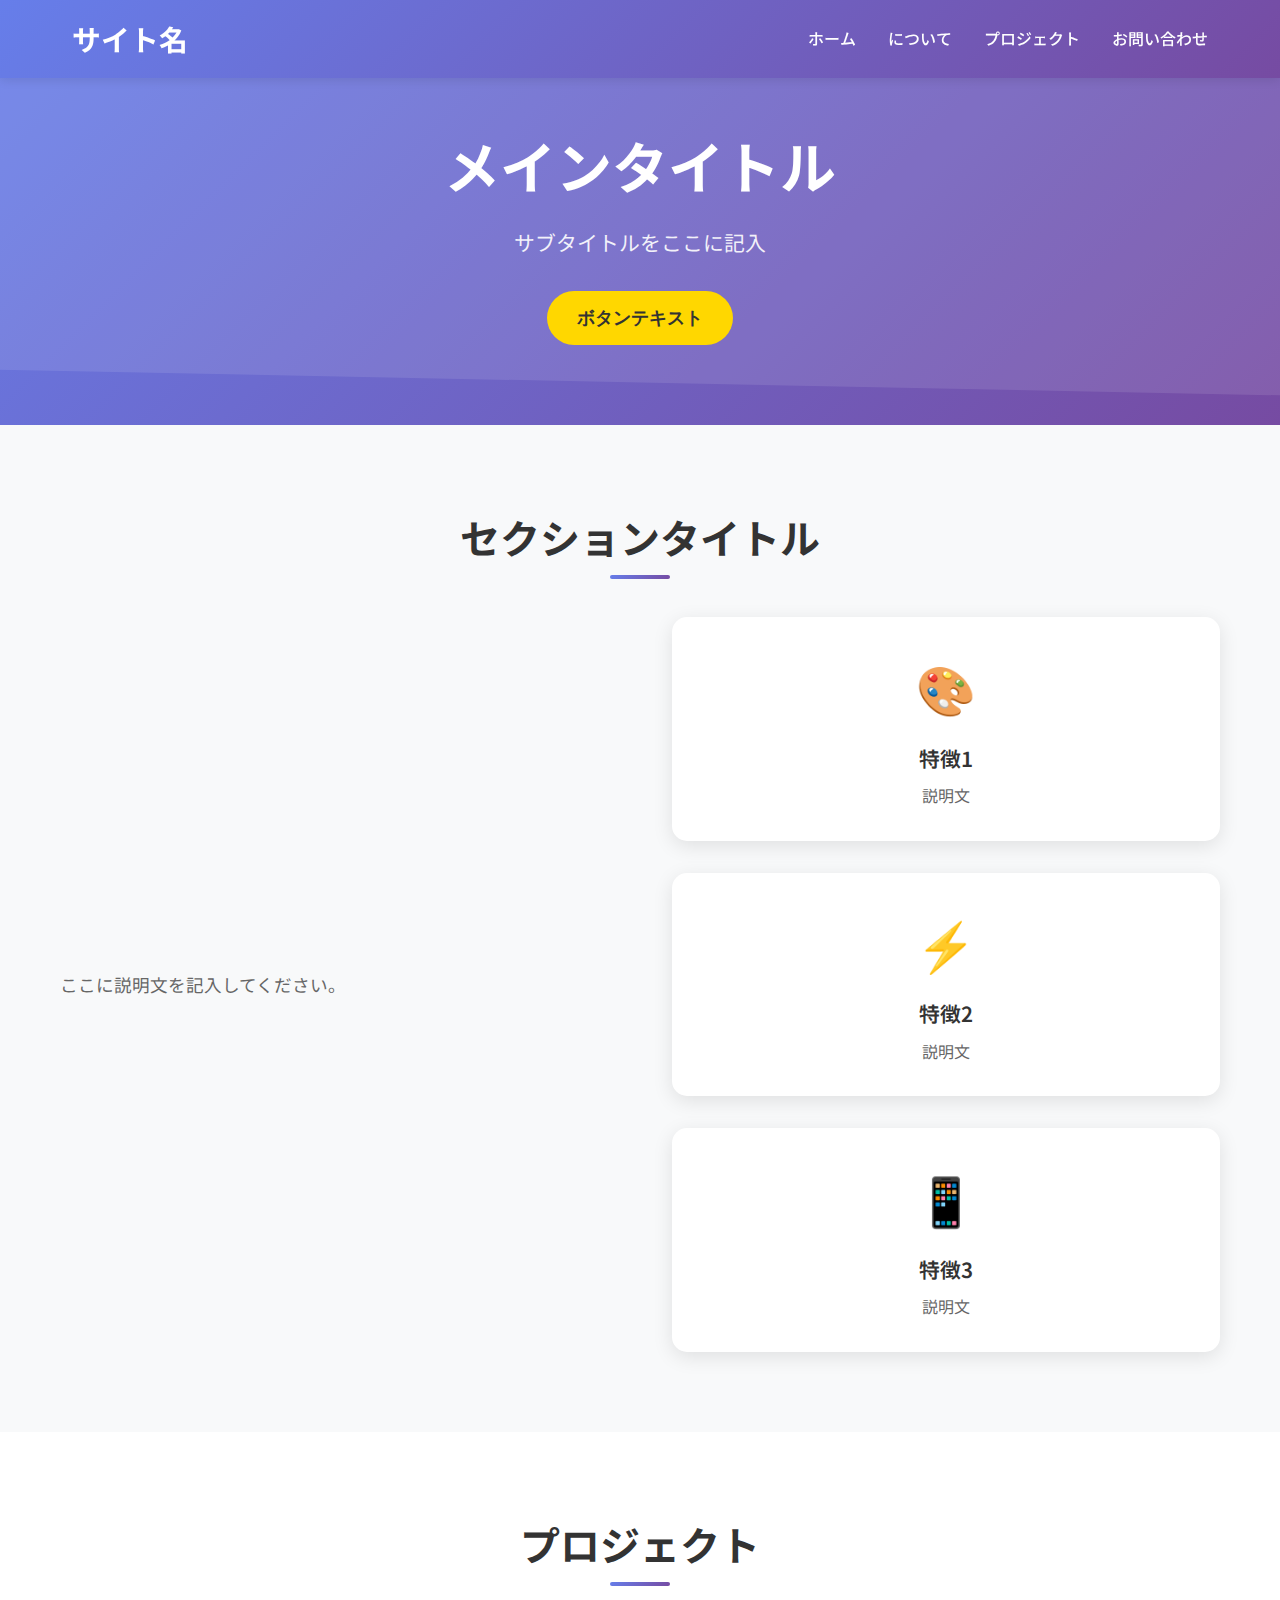
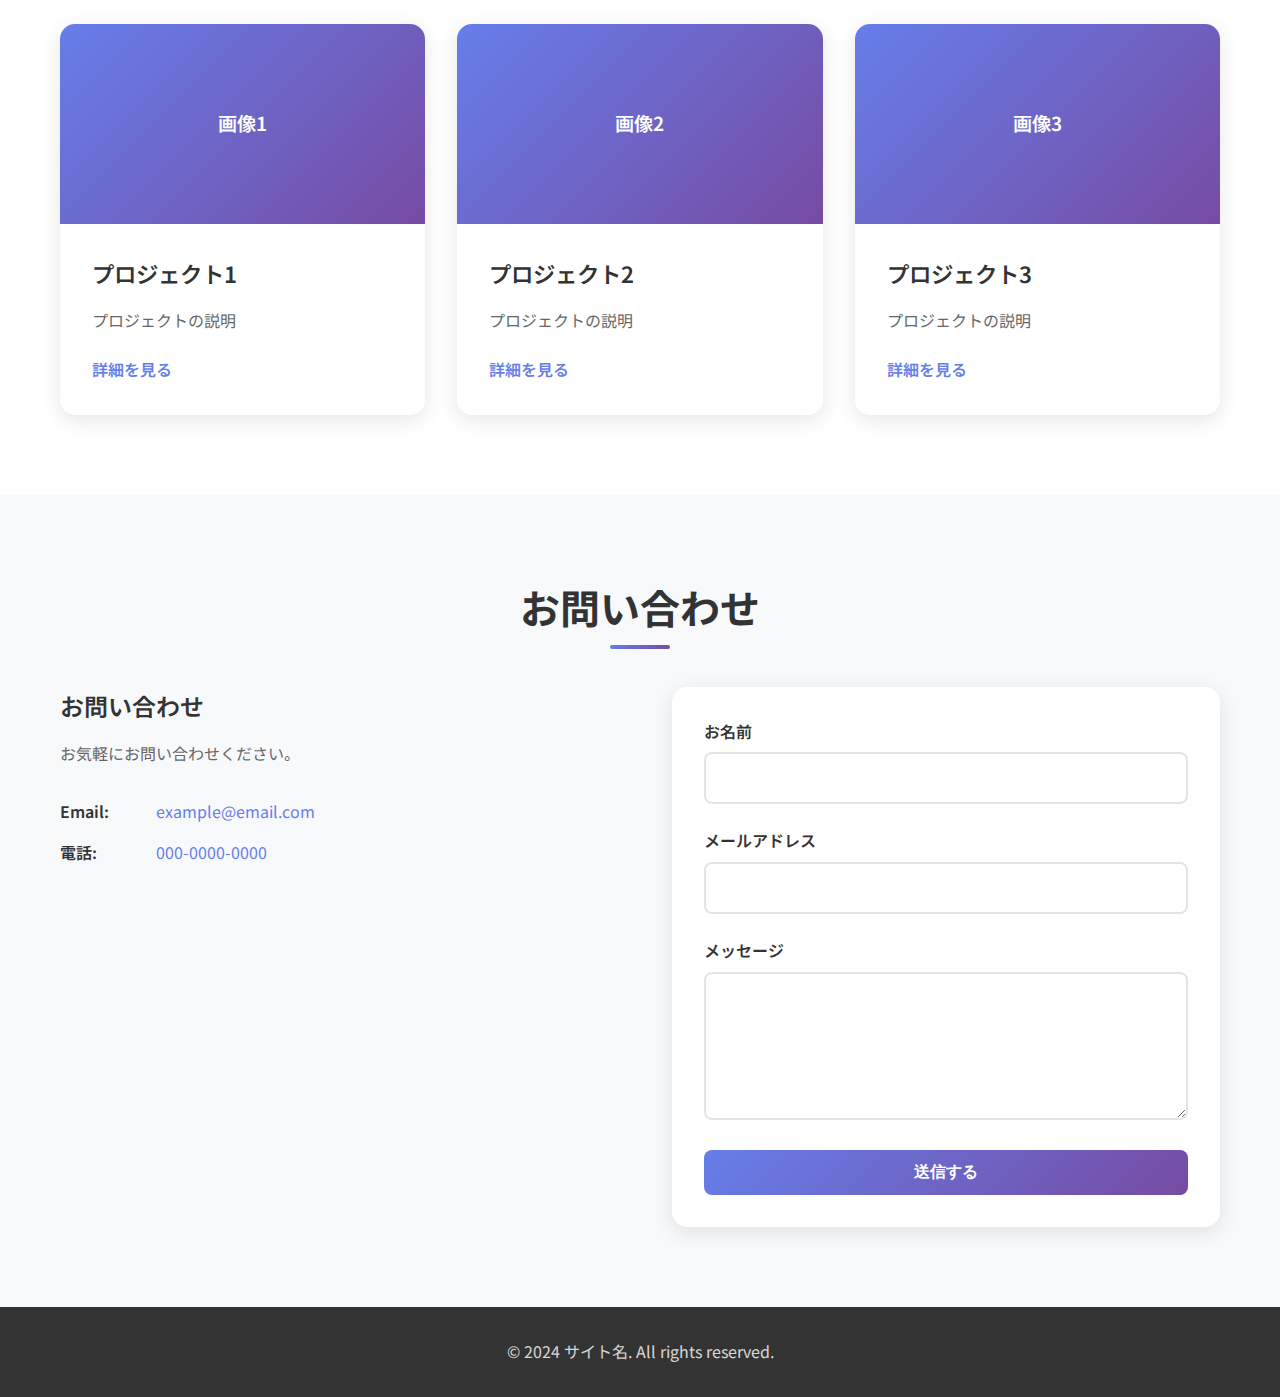
<file: index.html>
<!DOCTYPE html>
<html lang="ja">
<head>
    <meta charset="UTF-8">
    <meta name="viewport" content="width=device-width, initial-scale=1.0">
    <title>ウェブサイトテンプレート</title>
    <link rel="stylesheet" href="styles.css">
    <link href="https://fonts.googleapis.com/css2?family=Noto+Sans+JP:wght@300;400;500;700&display=swap" rel="stylesheet">
</head>
<body>
    <header class="header">
        <nav class="nav">
            <div class="nav-brand">
                <h1>サイト名</h1>
            </div>
            <ul class="nav-menu">
                <li><a href="#home">ホーム</a></li>
                <li><a href="#about">について</a></li>
                <li><a href="#projects">プロジェクト</a></li>
                <li><a href="#contact">お問い合わせ</a></li>
            </ul>
        </nav>
    </header>

    <main>
        <section id="home" class="hero">
            <div class="hero-content">
                <h2 class="hero-title">メインタイトル</h2>
                <p class="hero-subtitle">サブタイトルをここに記入</p>
                <button class="cta-button">ボタンテキスト</button>
            </div>
        </section>

        <section id="about" class="about">
            <div class="container">
                <h2 class="section-title">セクションタイトル</h2>
                <div class="about-content">
                    <div class="about-text">
                        <p>ここに説明文を記入してください。</p>
                    </div>
                    <div class="about-features">
                        <div class="feature">
                            <div class="feature-icon">🎨</div>
                            <h3>特徴1</h3>
                            <p>説明文</p>
                        </div>
                        <div class="feature">
                            <div class="feature-icon">⚡</div>
                            <h3>特徴2</h3>
                            <p>説明文</p>
                        </div>
                        <div class="feature">
                            <div class="feature-icon">📱</div>
                            <h3>特徴3</h3>
                            <p>説明文</p>
                        </div>
                    </div>
                </div>
            </div>
        </section>

        <section id="projects" class="projects">
            <div class="container">
                <h2 class="section-title">プロジェクト</h2>
                <div class="projects-grid">
                    <div class="project-card">
                        <div class="project-image">
                            <div class="placeholder-image">画像1</div>
                        </div>
                        <div class="project-content">
                            <h3>プロジェクト1</h3>
                            <p>プロジェクトの説明</p>
                            <a href="#" class="project-link">詳細を見る</a>
                        </div>
                    </div>
                    <div class="project-card">
                        <div class="project-image">
                            <div class="placeholder-image">画像2</div>
                        </div>
                        <div class="project-content">
                            <h3>プロジェクト2</h3>
                            <p>プロジェクトの説明</p>
                            <a href="#" class="project-link">詳細を見る</a>
                        </div>
                    </div>
                    <div class="project-card">
                        <div class="project-image">
                            <div class="placeholder-image">画像3</div>
                        </div>
                        <div class="project-content">
                            <h3>プロジェクト3</h3>
                            <p>プロジェクトの説明</p>
                            <a href="#" class="project-link">詳細を見る</a>
                        </div>
                    </div>
                </div>
            </div>
        </section>

        <section id="contact" class="contact">
            <div class="container">
                <h2 class="section-title">お問い合わせ</h2>
                <div class="contact-content">
                    <div class="contact-info">
                        <h3>お問い合わせ</h3>
                        <p>お気軽にお問い合わせください。</p>
                        <div class="contact-details">
                            <div class="contact-item">
                                <span class="contact-label">Email:</span>
                                <span class="contact-value">example@email.com</span>
                            </div>
                            <div class="contact-item">
                                <span class="contact-label">電話:</span>
                                <span class="contact-value">000-0000-0000</span>
                            </div>
                        </div>
                    </div>
                    <form class="contact-form">
                        <div class="form-group">
                            <label for="name">お名前</label>
                            <input type="text" id="name" name="name" required>
                        </div>
                        <div class="form-group">
                            <label for="email">メールアドレス</label>
                            <input type="email" id="email" name="email" required>
                        </div>
                        <div class="form-group">
                            <label for="message">メッセージ</label>
                            <textarea id="message" name="message" rows="5" required></textarea>
                        </div>
                        <button type="submit" class="submit-button">送信する</button>
                    </form>
                </div>
            </div>
        </section>
    </main>

    <footer class="footer">
        <div class="container">
            <p>&copy; 2024 サイト名. All rights reserved.</p>
        </div>
    </footer>

    <script>
        // スムーススクロール
        document.querySelectorAll('a[href^="#"]').forEach(anchor => {
            anchor.addEventListener('click', function (e) {
                e.preventDefault();
                const target = document.querySelector(this.getAttribute('href'));
                if (target) {
                    target.scrollIntoView({
                        behavior: 'smooth',
                        block: 'start'
                    });
                }
            });
        });

        // フォーム送信
        document.querySelector('.contact-form').addEventListener('submit', function(e) {
            e.preventDefault();
            alert('お問い合わせありがとうございます！');
        });
    </script>
</body>
</html>
</file>
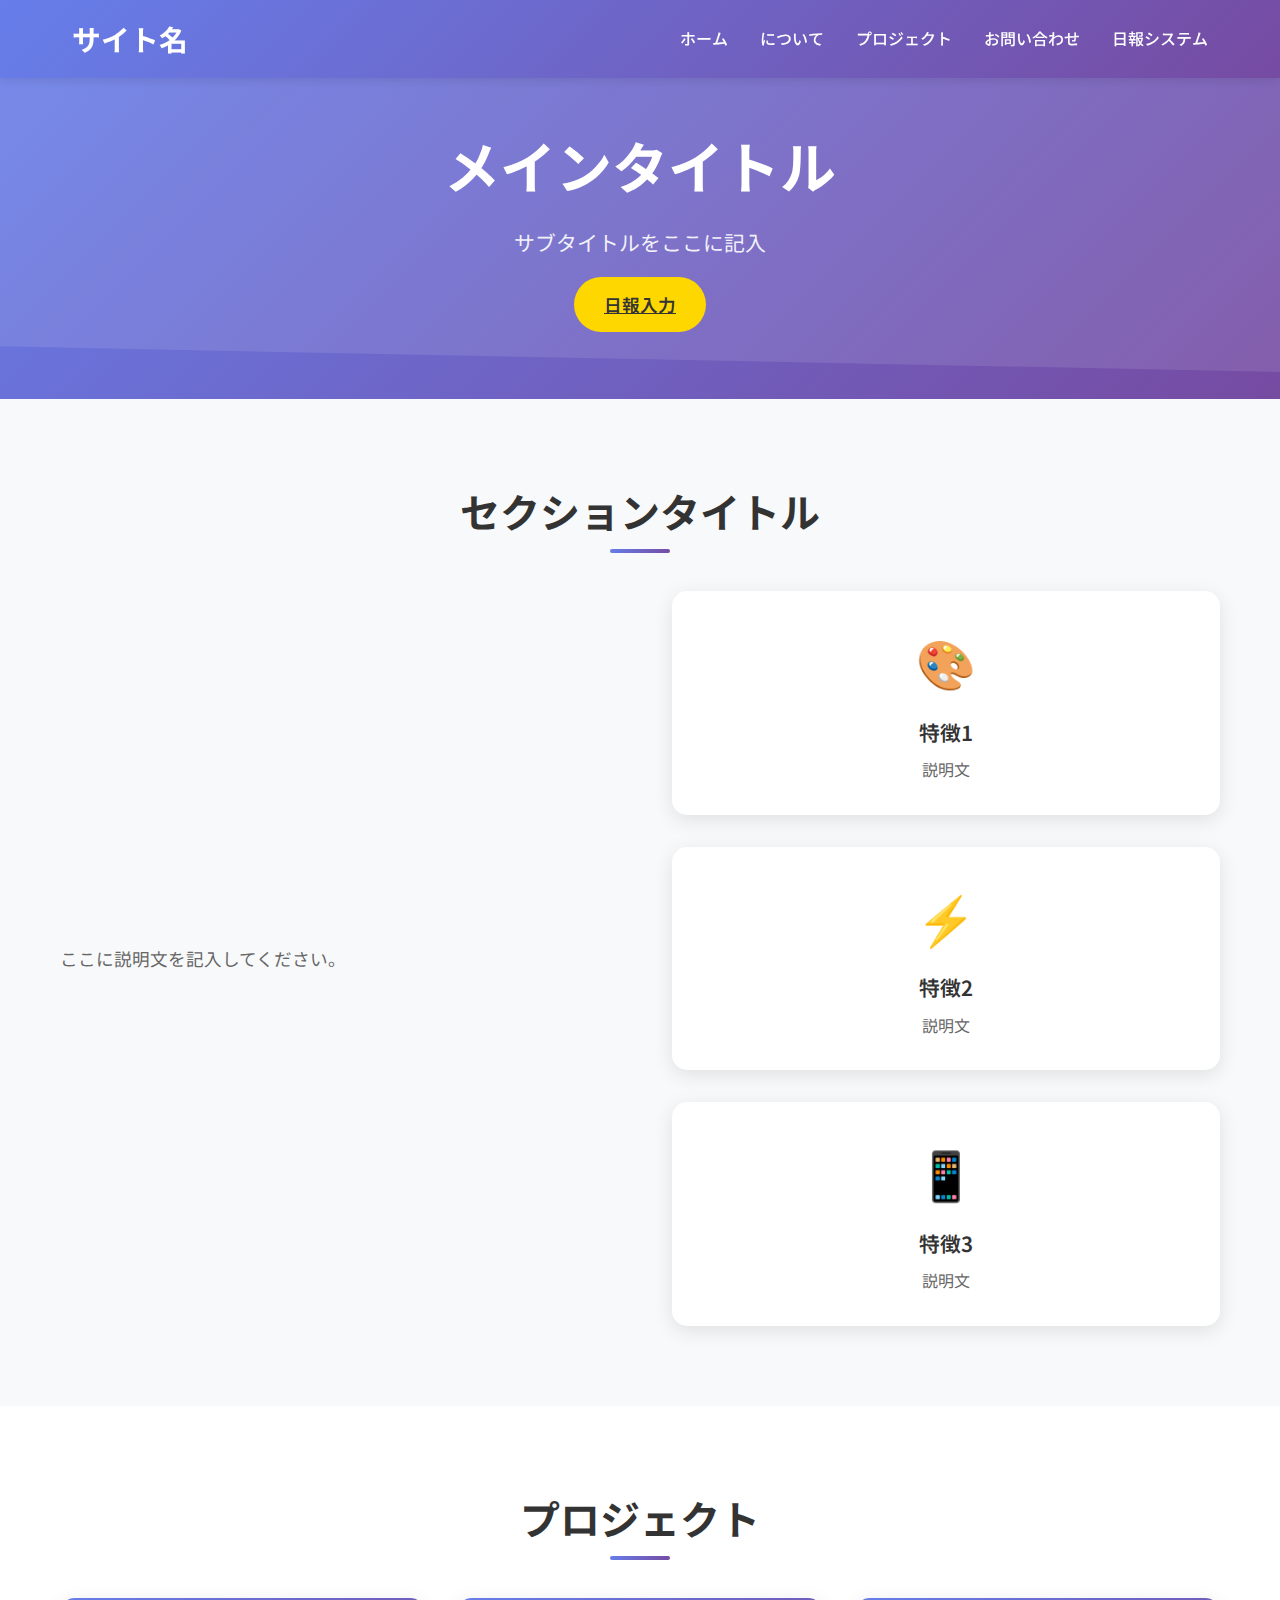
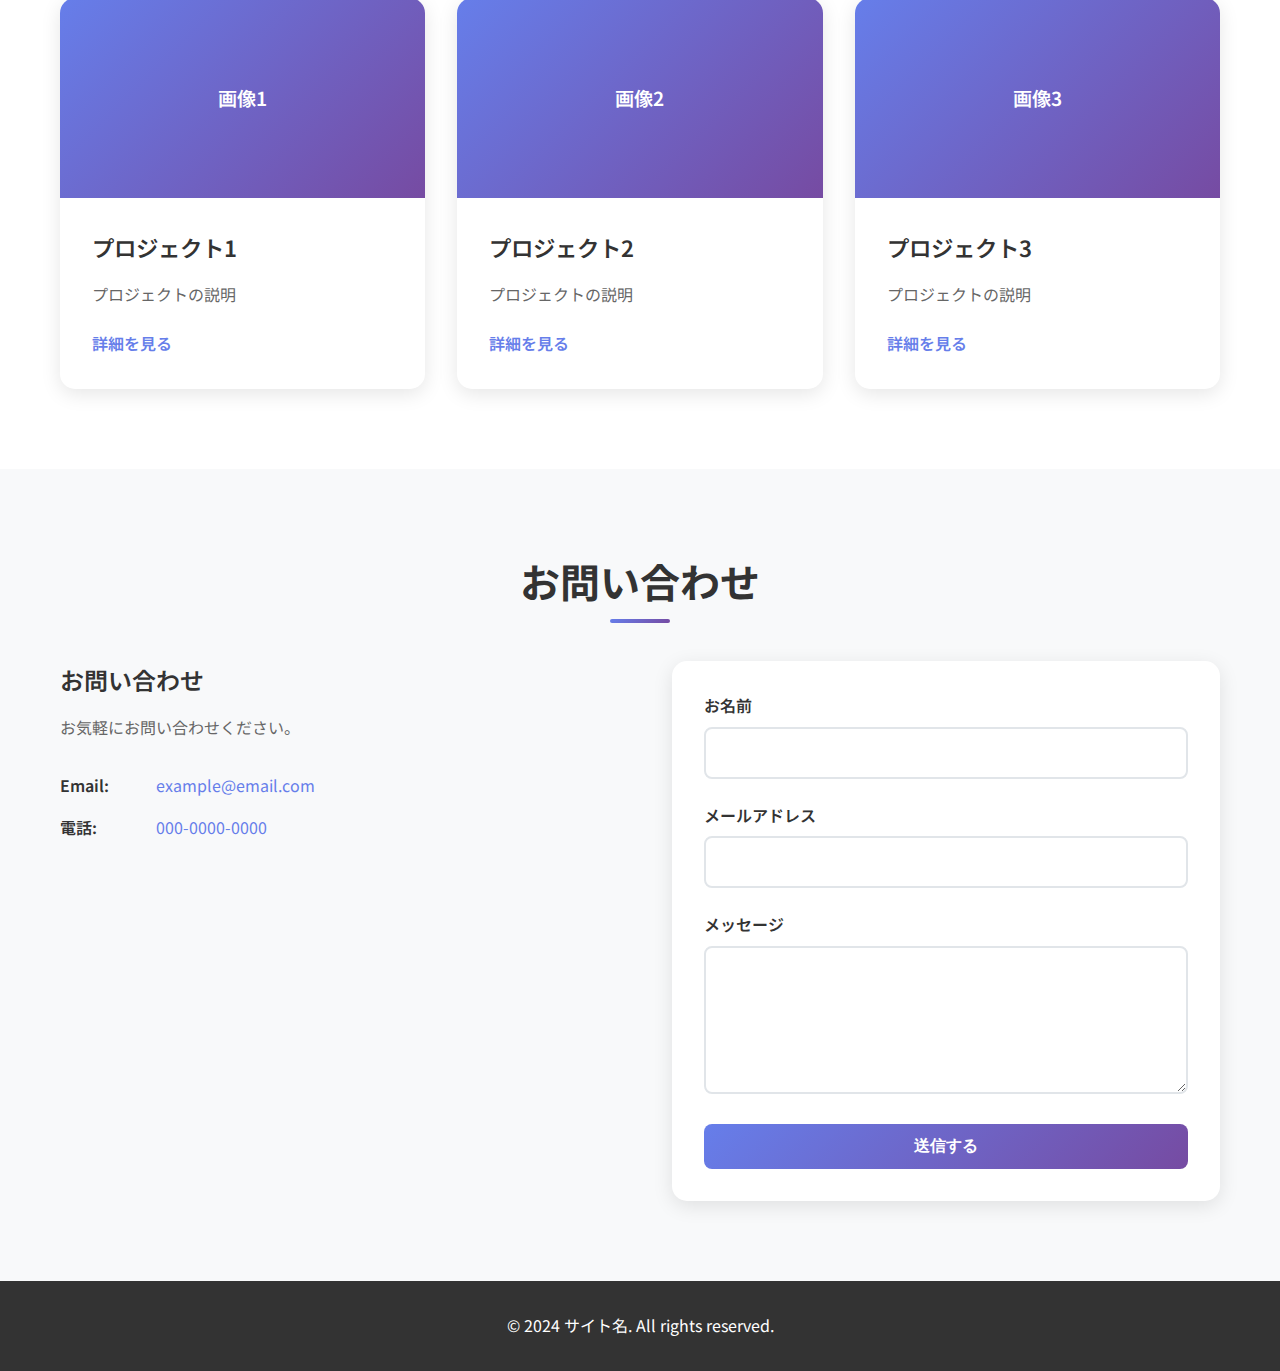
<file: pages/index.html>
<!DOCTYPE html>
<html lang="ja">
<head>
    <meta charset="UTF-8">
    <meta name="viewport" content="width=device-width, initial-scale=1.0">
    <title>ウェブサイトテンプレート</title>
    <link rel="stylesheet" href="../assets/css/styles.css">
    <link href="https://fonts.googleapis.com/css2?family=Noto+Sans+JP:wght@300;400;500;700&display=swap" rel="stylesheet">
</head>
<body>
    <header class="header">
        <nav class="nav">
            <div class="nav-brand">
                <h1>サイト名</h1>
            </div>
            <ul class="nav-menu">
                <li><a href="#home">ホーム</a></li>
                <li><a href="#about">について</a></li>
                <li><a href="#projects">プロジェクト</a></li>
                <li><a href="#contact">お問い合わせ</a></li>
                <li><a href="login.html">日報システム</a></li>
            </ul>
        </nav>
    </header>

    <main>
        <section id="home" class="hero">
            <div class="hero-content">
                <h2 class="hero-title">メインタイトル</h2>
                <p class="hero-subtitle">サブタイトルをここに記入</p>
                <a href="login.html" class="cta-button">日報入力</a>
            </div>
        </section>

        <section id="about" class="about">
            <div class="container">
                <h2 class="section-title">セクションタイトル</h2>
                <div class="about-content">
                    <div class="about-text">
                        <p>ここに説明文を記入してください。</p>
                    </div>
                    <div class="about-features">
                        <div class="feature">
                            <div class="feature-icon">🎨</div>
                            <h3>特徴1</h3>
                            <p>説明文</p>
                        </div>
                        <div class="feature">
                            <div class="feature-icon">⚡</div>
                            <h3>特徴2</h3>
                            <p>説明文</p>
                        </div>
                        <div class="feature">
                            <div class="feature-icon">📱</div>
                            <h3>特徴3</h3>
                            <p>説明文</p>
                        </div>
                    </div>
                </div>
            </div>
        </section>

        <section id="projects" class="projects">
            <div class="container">
                <h2 class="section-title">プロジェクト</h2>
                <div class="projects-grid">
                    <div class="project-card">
                        <div class="project-image">
                            <div class="placeholder-image">画像1</div>
                        </div>
                        <div class="project-content">
                            <h3>プロジェクト1</h3>
                            <p>プロジェクトの説明</p>
                            <a href="#" class="project-link">詳細を見る</a>
                        </div>
                    </div>
                    <div class="project-card">
                        <div class="project-image">
                            <div class="placeholder-image">画像2</div>
                        </div>
                        <div class="project-content">
                            <h3>プロジェクト2</h3>
                            <p>プロジェクトの説明</p>
                            <a href="#" class="project-link">詳細を見る</a>
                        </div>
                    </div>
                    <div class="project-card">
                        <div class="project-image">
                            <div class="placeholder-image">画像3</div>
                        </div>
                        <div class="project-content">
                            <h3>プロジェクト3</h3>
                            <p>プロジェクトの説明</p>
                            <a href="#" class="project-link">詳細を見る</a>
                        </div>
                    </div>
                </div>
            </div>
        </section>

        <section id="contact" class="contact">
            <div class="container">
                <h2 class="section-title">お問い合わせ</h2>
                <div class="contact-content">
                    <div class="contact-info">
                        <h3>お問い合わせ</h3>
                        <p>お気軽にお問い合わせください。</p>
                        <div class="contact-details">
                            <div class="contact-item">
                                <span class="contact-label">Email:</span>
                                <span class="contact-value">example@email.com</span>
                            </div>
                            <div class="contact-item">
                                <span class="contact-label">電話:</span>
                                <span class="contact-value">000-0000-0000</span>
                            </div>
                        </div>
                    </div>
                    <form class="contact-form">
                        <div class="form-group">
                            <label for="name">お名前</label>
                            <input type="text" id="name" name="name" required>
                        </div>
                        <div class="form-group">
                            <label for="email">メールアドレス</label>
                            <input type="email" id="email" name="email" required>
                        </div>
                        <div class="form-group">
                            <label for="message">メッセージ</label>
                            <textarea id="message" name="message" rows="5" required></textarea>
                        </div>
                        <button type="submit" class="submit-button">送信する</button>
                    </form>
                </div>
            </div>
        </section>
    </main>

    <footer class="footer">
        <div class="container">
            <p>&copy; 2024 サイト名. All rights reserved.</p>
        </div>
    </footer>

    <script>
        // スムーススクロール
        document.querySelectorAll('a[href^="#"]').forEach(anchor => {
            anchor.addEventListener('click', function (e) {
                e.preventDefault();
                const target = document.querySelector(this.getAttribute('href'));
                if (target) {
                    target.scrollIntoView({
                        behavior: 'smooth',
                        block: 'start'
                    });
                }
            });
        });

        // フォーム送信
        document.querySelector('.contact-form').addEventListener('submit', function(e) {
            e.preventDefault();
            alert('お問い合わせありがとうございます！');
        });
    </script>
</body>
</html>
</file>
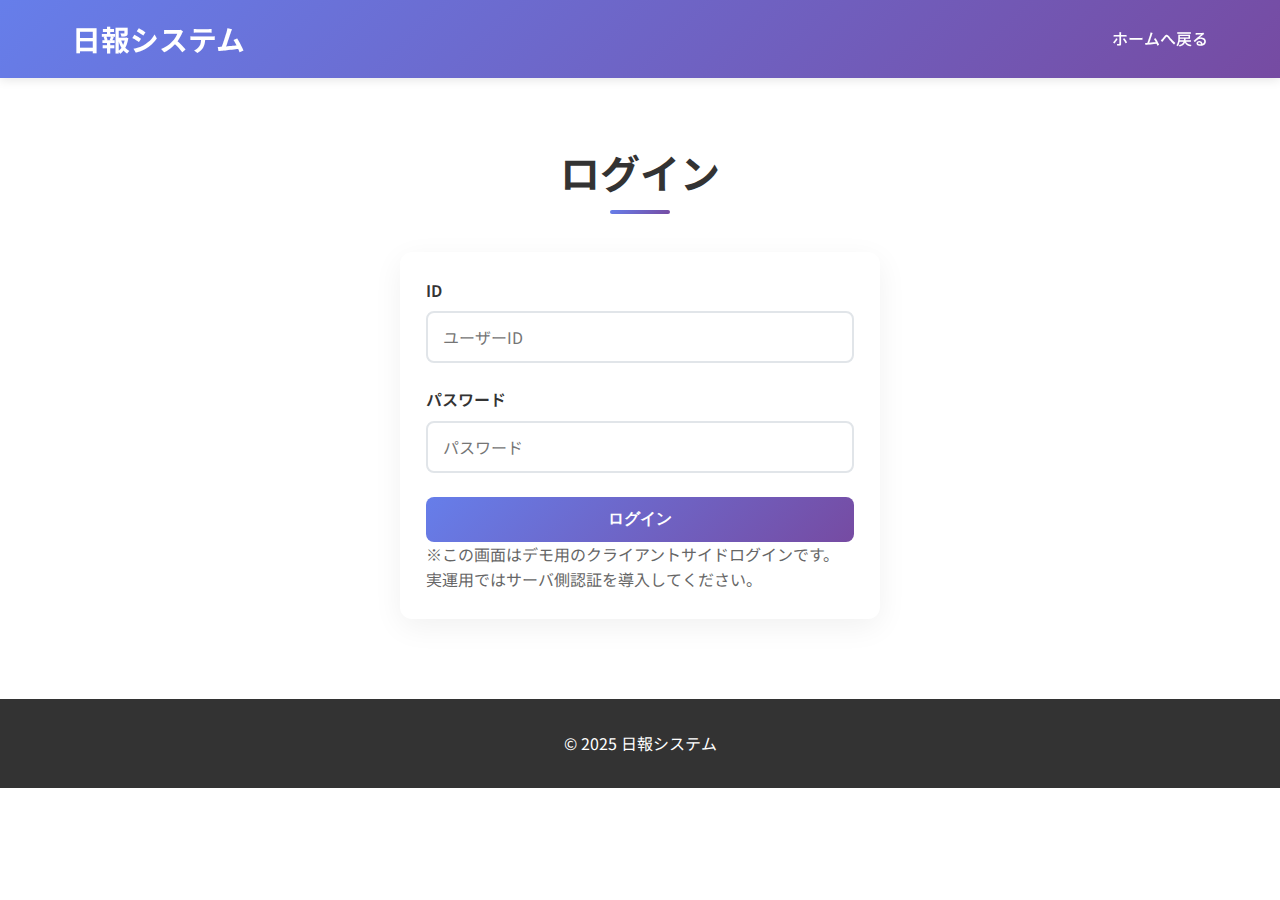
<file: pages/daily-report.html>
<!DOCTYPE html>
<html lang="ja">
<head>
    <meta charset="UTF-8">
    <meta name="viewport" content="width=device-width, initial-scale=1.0">
    <title>日報入力 - 日報システム</title>
    <link rel="stylesheet" href="../assets/css/styles.css">
    <link href="https://fonts.googleapis.com/css2?family=Noto+Sans+JP:wght@300;400;500;700&display=swap" rel="stylesheet">
</head>
<body>
    <header class="header">
        <nav class="nav">
            <div class="nav-brand">
                <h1>日報システム</h1>
            </div>
            <ul class="nav-menu">
                <li><a href="index.html">ホームへ戻る</a></li>
                <li id="user-area" style="display:none;"></li>
            </ul>
        </nav>
    </header>

    <main>
        <section class="report-section">
            <div class="container">
                <h2 class="section-title">日報入力</h2>
                <div class="entry-type-select" style="margin-bottom:1rem; text-align:center;">
                    <button type="button" id="entry-sales" class="secondary-button">売上を記録</button>
                    <button type="button" id="entry-event" class="secondary-button">イベントを記録</button>
                </div>

                <form id="report-form" class="report-form">
                    <div class="form-grid">
                        <div class="form-group">
                            <label for="store">店舗名</label>
                            <input type="text" id="store" name="store" placeholder="例: 新宿店" required>
                        </div>
                        <div class="form-group">
                            <label for="staff">担当スタッフ名</label>
                            <input type="text" id="staff" name="staff" placeholder="例: 田中 太郎" required>
                        </div>
                        <div class="form-group">
                            <label for="area">作業場所</label>
                            <select id="area" name="area">
                                <option>厨房</option>
                                <option>ホール</option>
                                <option>レジ</option>
                                <option>駐車場</option>
                                <option>設備</option>
                                <option>その他</option>
                            </select>
                        </div>
                        <div class="form-group" id="type-field">
                            <label for="type">出来事の種類</label>
                            <select id="type" name="type">
                                <option>事故</option>
                                <option>故障</option>
                                <option>クレーム</option>
                                <option>賛辞</option>
                                <option>売上</option>
                                <option>その他</option>
                            </select>
                        </div>
                        <div class="form-group" id="sales-fields">
                            <label for="sales">売上（合計）</label>
                            <input type="number" id="sales" name="sales" placeholder="例: 12345">
                        </div>
                        <div class="form-group" id="customers-field">
                            <label for="customers">客数</label>
                            <input type="number" id="customers" name="customers" placeholder="例: 78">
                        </div>
                    </div>

                    <div class="form-group">
                        <label for="memo">メモ（出来事の詳細）</label>
                        <textarea id="memo" name="memo" rows="6" placeholder="ここに詳細を記入してください..."></textarea>
                    </div>

                    <div class="form-group">
                        <label for="photo">写真（任意）</label>
                        <input type="file" id="photo" name="photo" accept="image/*">
                    </div>

                    <div class="form-actions">
                        <button type="button" id="save-btn" class="submit-button">保存</button>
                        <button type="button" id="suggest-btn" class="secondary-button">改善案を提案（AI）</button>
                    </div>
                </form>

                <div id="suggestions" class="suggestions" aria-live="polite"></div>

                <section class="list-section">
                    <h3>保存された日報</h3>
                    <div id="reports-list"></div>
                </section>
            </div>
        </section>
    </main>

    <footer class="footer">
        <div class="container">
            <p>&copy; 2025 日報システム</p>
        </div>
    </footer>

    <script src="../assets/js/common.js"></script>
    <script src="../assets/js/daily-report.js"></script>
</body>
</html>
</file>
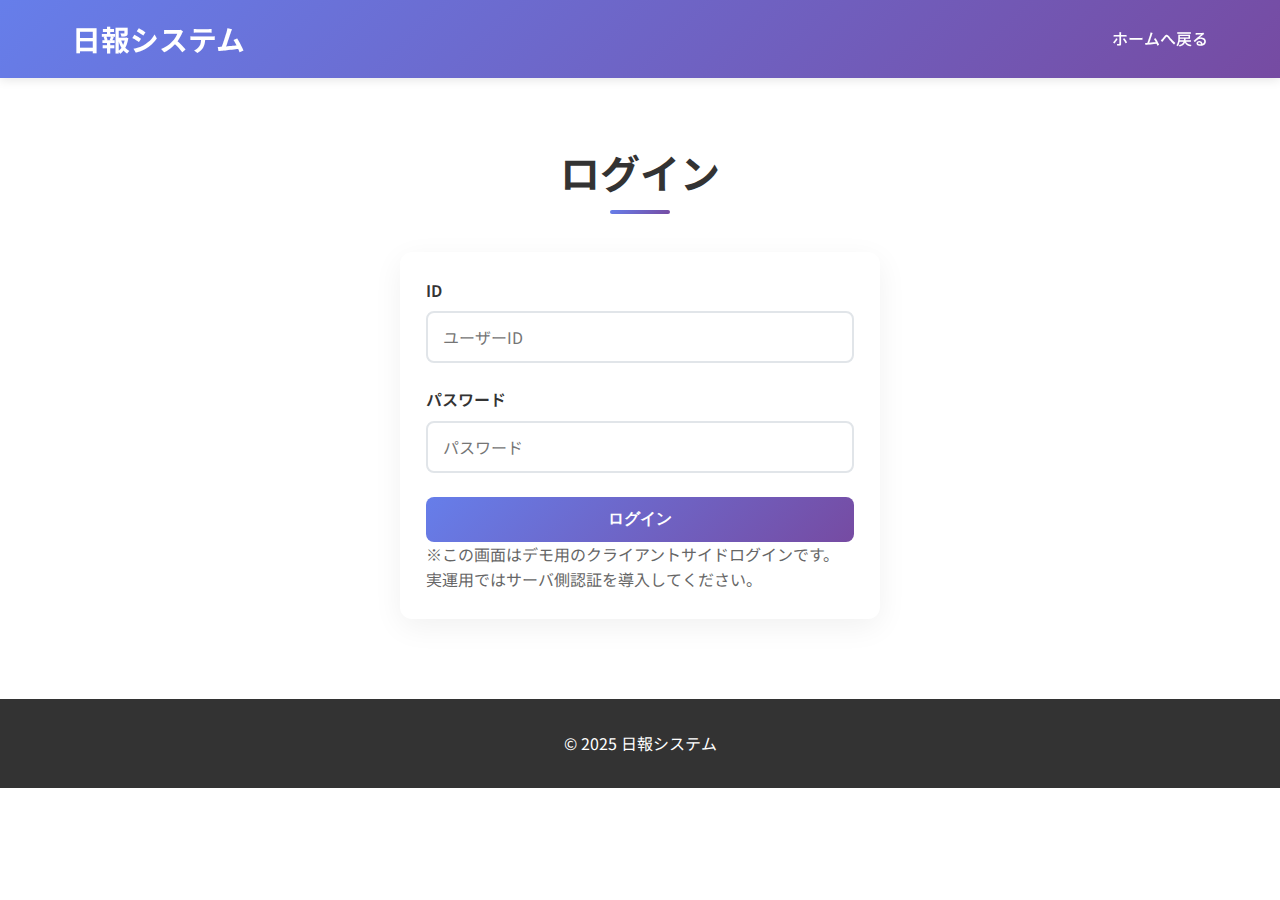
<file: pages/login.html>
<!DOCTYPE html>
<html lang="ja">
<head>
    <meta charset="UTF-8">
    <meta name="viewport" content="width=device-width, initial-scale=1.0">
    <title>ログイン - 日報システム</title>
    <link rel="stylesheet" href="../assets/css/styles.css">
    <link href="https://fonts.googleapis.com/css2?family=Noto+Sans+JP:wght@300;400;500;700&display=swap" rel="stylesheet">
</head>
<body>
    <header class="header">
        <nav class="nav">
            <div class="nav-brand">
                <h1>日報システム</h1>
            </div>
            <ul class="nav-menu">
                <li><a href="index.html">ホームへ戻る</a></li>
            </ul>
        </nav>
    </header>

    <main>
        <section class="report-section">
            <div class="container">
                <h2 class="section-title">ログイン</h2>

                <form id="login-form" class="login-form">
                    <div class="form-group">
                        <label for="userid">ID</label>
                        <input type="text" id="userid" name="userid" placeholder="ユーザーID" required>
                    </div>
                    <div class="form-group">
                        <label for="password">パスワード</label>
                        <input type="password" id="password" name="password" placeholder="パスワード" required>
                    </div>
                    <div class="form-actions">
                        <button type="submit" class="submit-button">ログイン</button>
                    </div>
                    <p class="muted">※この画面はデモ用のクライアントサイドログインです。実運用ではサーバ側認証を導入してください。</p>
                </form>
            </div>
        </section>
    </main>

    <footer class="footer">
        <div class="container">
            <p>&copy; 2025 日報システム</p>
        </div>
    </footer>

    <script>
        const form = document.getElementById('login-form');
        form.addEventListener('submit', (e) => {
            e.preventDefault();
            const id = document.getElementById('userid').value.trim();
            const pw = document.getElementById('password').value;
            if (!id || !pw) {
                alert('ID とパスワードを入力してください');
                return;
            }
                    const user = { id }; 
            sessionStorage.setItem('dailyUser', JSON.stringify(user));
                    // simple role-based redirect (demo):
                    // - admin -> reports (一覧/管理)
                    // - manager / hq -> analytics (分析画面)
                    // - others -> 日報入力
                    const idLower = id.toLowerCase();
                    if (idLower === 'admin') {
                        window.location.href = 'reports.html';
                    } else if (idLower === 'manager' || idLower === 'hq' || idLower === 'storemgr') {
                        window.location.href = 'analytics.html';
                    } else {
                        window.location.href = 'daily-report.html';
                    }
        });
    </script>
</body>
</html>
</file>
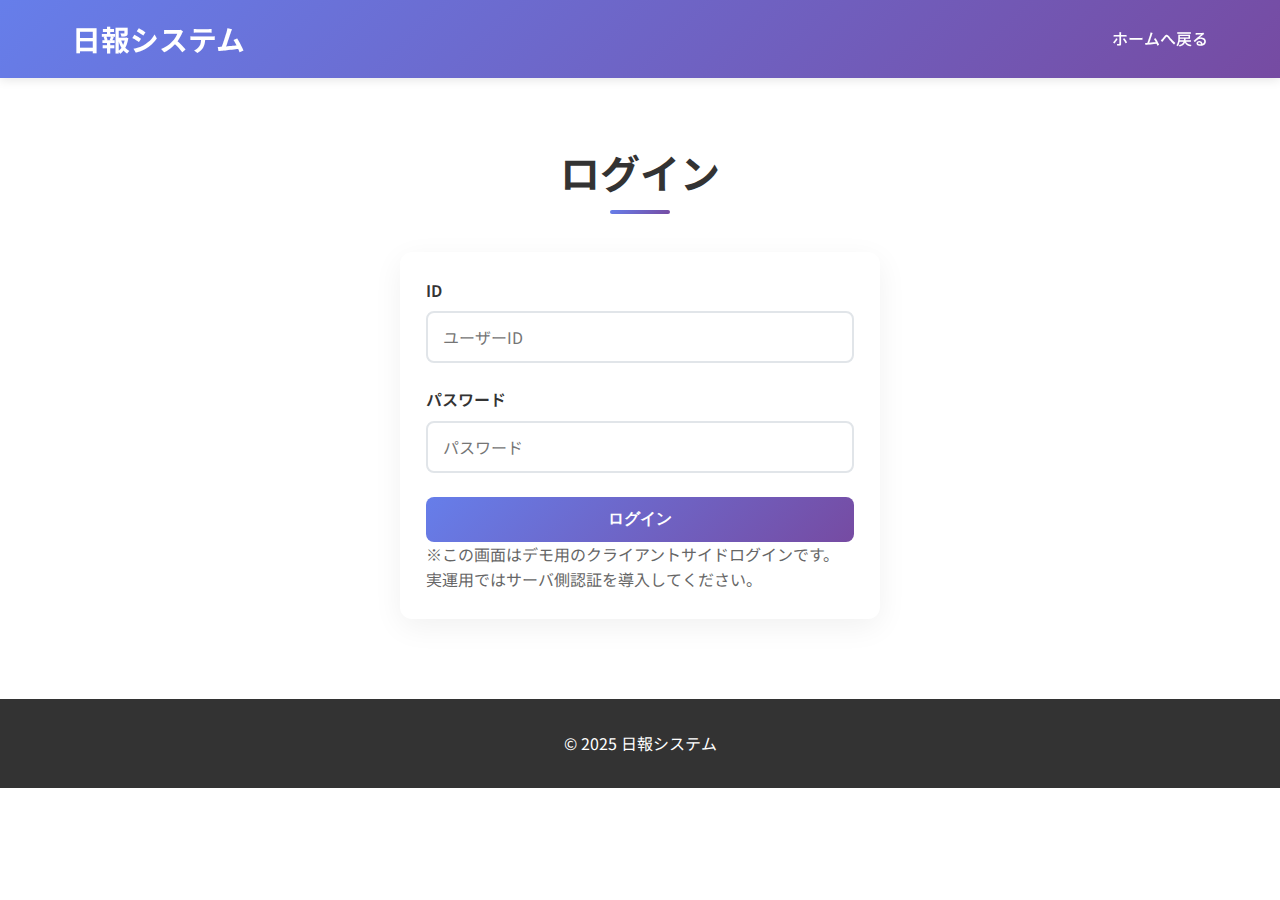
<file: pages/reports.html>
<!DOCTYPE html>
<html lang="ja">
<head>
    <meta charset="UTF-8">
    <meta name="viewport" content="width=device-width, initial-scale=1.0">
    <title>日報一覧 - 管理者</title>
    <link rel="stylesheet" href="../assets/css/styles.css">
    <link href="https://fonts.googleapis.com/css2?family=Noto+Sans+JP:wght@300;400;500;700&display=swap" rel="stylesheet">
</head>
<body>
    <header class="header">
        <nav class="nav">
            <div class="nav-brand">
                <h1>日報システム（管理者）</h1>
            </div>
            <ul class="nav-menu">
                <li><a href="index.html">ホームへ戻る</a></li>
                <li id="user-area" style="display:none;"></li>
            </ul>
        </nav>
    </header>

    <main>
        <section class="report-section">
            <div class="container">
                <h2 class="section-title">保存された日報（管理者ビュー）</h2>
                    <div style="margin-bottom:12px; display:flex; gap:8px; align-items:center;">
                        <a href="analytics.html" class="secondary-button">分析画面へ</a>
                        <a href="score-config.html" class="secondary-button">スコア設定（管理者）</a>
                    </div>
                <div id="reports-list"></div>
            </div>
        </section>
    </main>

    <footer class="footer">
        <div class="container">
            <p>&copy; 2025 日報システム</p>
        </div>
    </footer>

    <script>
        // ログインチェック
        (function(){
            try {
                const user = JSON.parse(sessionStorage.getItem('dailyUser'));
                if (!user || !user.id) {
                    window.location.href = 'login.html';
                }
                const ua = document.getElementById('user-area');
                ua.style.display = '';
                ua.innerHTML = `<span style="color:white; margin-right:8px;">${user.id}でログイン中</span> <button id=\"logout-btn\" class=\"secondary-button\">ログアウト</button>`;
                document.getElementById('logout-btn').addEventListener('click', ()=>{
                    sessionStorage.removeItem('dailyUser');
                    window.location.href = 'login.html';
                });
                // 管理者専用ボタンの表示制御
                try {
                    const adminBtn = document.querySelector('a[href="score-config.html"]');
                    if (adminBtn) {
                        if (String(user.id).toLowerCase() !== 'admin') adminBtn.style.display = 'none';
                    }
                } catch(e){}
            } catch(e) {
                console.error(e);
                window.location.href = 'login.html';
            }
        })();

        function loadReports() {
            if (window.DailyCommon && typeof window.DailyCommon.loadReports === 'function') return window.DailyCommon.loadReports();
            try { return JSON.parse(localStorage.getItem('dailyReports') || '[]'); } catch(e){ return []; }
        }
        function saveReports(r) { localStorage.setItem('dailyReports', JSON.stringify(r)); }

        function renderReports() {
            const reports = loadReports();
            const container = document.getElementById('reports-list');
            if (!reports || reports.length === 0) {
                container.innerHTML = '<p>日報はまだありません。</p>';
                return;
            }
            container.innerHTML = reports.map((r, i) => `
                <div class="report-card">
                    <div class="report-header"><strong>${escapeHtml(r.store)}</strong> - ${escapeHtml(r.staff)} (${r.date})</div>
                    <div class="report-meta">${escapeHtml(r.area)} / ${escapeHtml(r.type)} / 売上: ${r.sales || '-'} / 客数: ${r.customers || '-'}</div>
                    <div class="report-memo">${escapeHtml(r.memo)}</div>
                    <div style="margin-top:8px;"><button class="delete-button" onclick="deleteReport(${i})">削除</button></div>
                </div>
            `).join('');
        }

        function escapeHtml(t){ if (!t) return ''; return String(t).replace(/&/g,'&amp;').replace(/</g,'&lt;').replace(/>/g,'&gt;'); }

        function deleteReport(idx){
            const reports = loadReports();
            if (idx<0 || idx>=reports.length) return;
            if (!confirm('この日報を削除しますか？')) return;
            reports.splice(idx,1);
            saveReports(reports);
            renderReports();
        }

        renderReports();
    </script>
</body>
</html>
</file>
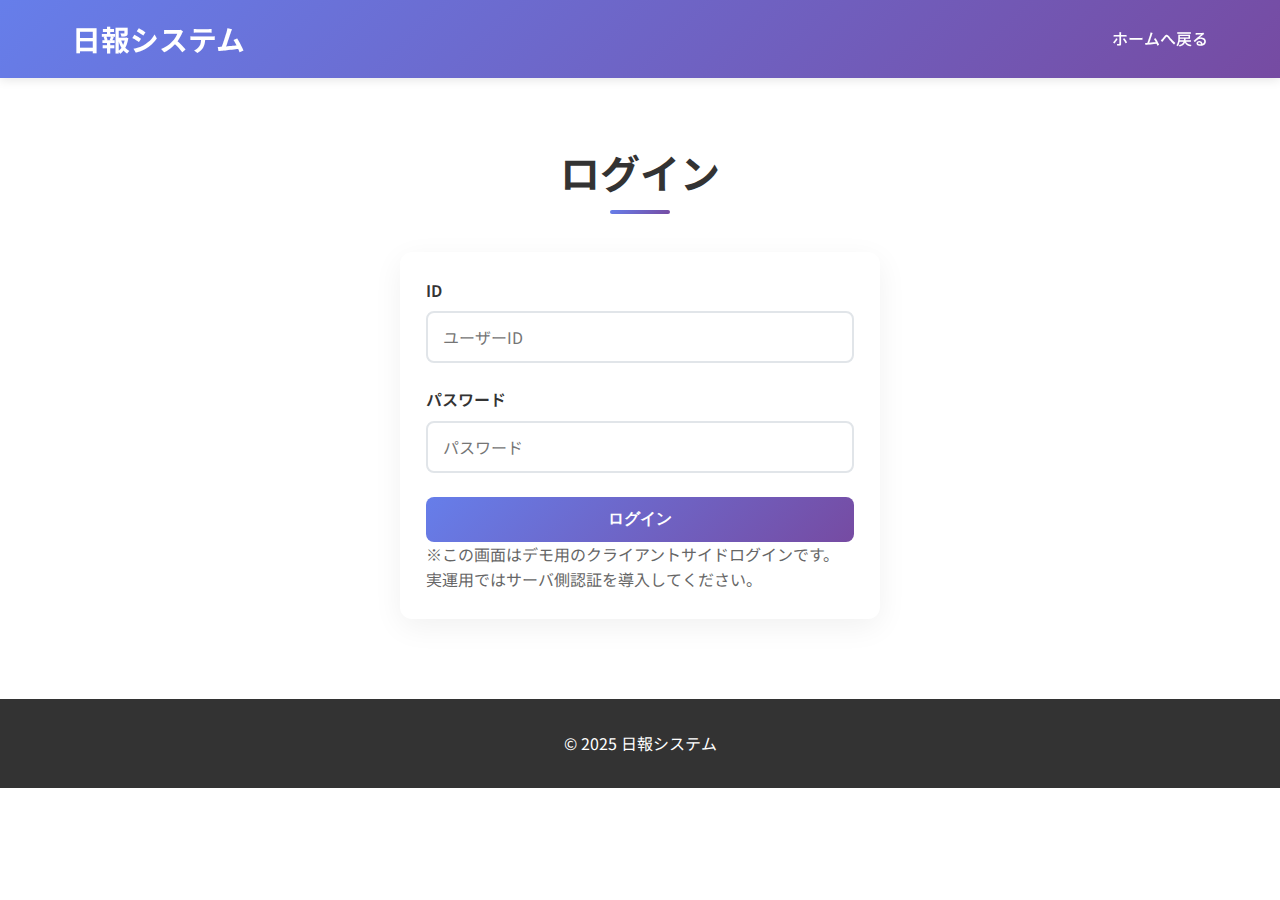
<file: pages/score-config.html>
<!DOCTYPE html>
<html lang="ja">
<head>
    <meta charset="utf-8" />
    <meta name="viewport" content="width=device-width,initial-scale=1" />
    <title>スコア設定 - 日報システム</title>
    <link rel="stylesheet" href="../assets/css/styles.css">
</head>
<body>
    <header class="header">
        <nav class="nav">
            <div class="nav-brand"><h1>スコア設定</h1></div>
            <ul class="nav-menu">
                <li><a href="reports.html">管理画面へ戻る</a></li>
            </ul>
        </nav>
    </header>

    <main>
        <section class="report-section">
            <div class="container">
                <h2 class="section-title">管理者用：スコア設定（タグ・ルール）</h2>

                <div class="card">
                    <h3>売上設定</h3>
                    <div class="form-group">
                        <label for="sales-base">売上ベーススコア</label>
                        <input id="sales-base" type="number" />
                    </div>
                    <div class="form-group">
                        <label for="sales-per-1000">1,000ごとの加点</label>
                        <input id="sales-per-1000" type="number" />
                    </div>
                    <div class="form-group">
                        <label for="sales-max-add">売上加点上限</label>
                        <input id="sales-max-add" type="number" />
                    </div>
                </div>

                <div class="card" style="margin-top:12px;">
                    <h3>イベント種別スコア（type の値ごと）</h3>
                    <div id="type-rows"></div>
                    <div style="margin-top:8px;"><button id="add-type" class="secondary-button">種別を追加</button></div>
                </div>

                <div class="card" style="margin-top:12px;">
                    <h3>キーワード調整（メモに含まれる語に対する増減）</h3>
                    <div id="kw-rows"></div>
                    <div style="margin-top:8px;"><button id="add-kw" class="secondary-button">キーワードを追加</button></div>
                </div>

                <div style="margin-top:12px; display:flex; gap:8px;">
                    <button id="save-config" class="submit-button">保存</button>
                    <button id="reset-config" class="secondary-button">デフォルトに戻す</button>
                </div>
                <p class="muted" style="margin-top:8px;">※ 種別（タグ）を変更した場合、日報入力ページをリロードすると変更が反映されます。</p>
            </div>
        </section>
    </main>

    <footer class="footer"><div class="container">&copy; 2025 日報システム</div></footer>

    <script src="../assets/js/common.js"></script>
    <script src="../assets/js/score-config.js"></script>
</body>
</html>
</file>
<file: styles.css>
/* リセットとベーススタイル */
* {
    margin: 0;
    padding: 0;
    box-sizing: border-box;
}

body {
    font-family: 'Noto Sans JP', sans-serif;
    line-height: 1.6;
    color: #333;
    background-color: #fff;
}

.container {
    max-width: 1200px;
    margin: 0 auto;
    padding: 0 20px;
}

/* ヘッダー */
.header {
    background: linear-gradient(135deg, #667eea 0%, #764ba2 100%);
    box-shadow: 0 2px 10px rgba(0,0,0,0.1);
    position: fixed;
    top: 0;
    left: 0;
    right: 0;
    z-index: 1000;
}

.nav {
    display: flex;
    justify-content: space-between;
    align-items: center;
    padding: 1rem 2rem;
    max-width: 1200px;
    margin: 0 auto;
}

.nav-brand h1 {
    color: white;
    font-size: 1.8rem;
    font-weight: 700;
}

.nav-menu {
    display: flex;
    list-style: none;
    gap: 2rem;
}

.nav-menu a {
    color: white;
    text-decoration: none;
    font-weight: 500;
    transition: color 0.3s ease;
    position: relative;
}

.nav-menu a:hover {
    color: #ffd700;
}

.nav-menu a::after {
    content: '';
    position: absolute;
    bottom: -5px;
    left: 0;
    width: 0;
    height: 2px;
    background: #ffd700;
    transition: width 0.3s ease;
}

.nav-menu a:hover::after {
    width: 100%;
}

/* ヒーローセクション */
.hero {
    background: linear-gradient(135deg, #667eea 0%, #764ba2 100%);
    color: white;
    padding: 120px 0 80px;
    text-align: center;
    position: relative;
    overflow: hidden;
}

.hero::before {
    content: '';
    position: absolute;
    top: 0;
    left: 0;
    right: 0;
    bottom: 0;
    background: url('data:image/svg+xml,<svg xmlns="http://www.w3.org/2000/svg" viewBox="0 0 1000 100" fill="white" opacity="0.1"><polygon points="0,0 1000,0 1000,100 0,80"/></svg>') no-repeat bottom;
    background-size: cover;
}

.hero-content {
    position: relative;
    z-index: 2;
    max-width: 800px;
    margin: 0 auto;
    padding: 0 20px;
}

.hero-title {
    font-size: 3.5rem;
    font-weight: 700;
    margin-bottom: 1rem;
    animation: fadeInUp 1s ease-out;
}

.hero-subtitle {
    font-size: 1.3rem;
    margin-bottom: 2rem;
    opacity: 0.9;
    animation: fadeInUp 1s ease-out 0.3s both;
}

.cta-button {
    background: #ffd700;
    color: #333;
    padding: 15px 30px;
    border: none;
    border-radius: 50px;
    font-size: 1.1rem;
    font-weight: 600;
    cursor: pointer;
    transition: all 0.3s ease;
    animation: fadeInUp 1s ease-out 0.6s both;
}

.cta-button:hover {
    background: #ffed4e;
    transform: translateY(-2px);
    box-shadow: 0 5px 15px rgba(255, 215, 0, 0.4);
}

/* アニメーション */
@keyframes fadeInUp {
    from {
        opacity: 0;
        transform: translateY(30px);
    }
    to {
        opacity: 1;
        transform: translateY(0);
    }
}

/* セクション共通スタイル */
section {
    padding: 80px 0;
}

.section-title {
    text-align: center;
    font-size: 2.5rem;
    font-weight: 700;
    margin-bottom: 3rem;
    color: #333;
    position: relative;
}

.section-title::after {
    content: '';
    position: absolute;
    bottom: -10px;
    left: 50%;
    transform: translateX(-50%);
    width: 60px;
    height: 4px;
    background: linear-gradient(135deg, #667eea 0%, #764ba2 100%);
    border-radius: 2px;
}

/* アバウトセクション */
.about {
    background: #f8f9fa;
}

.about-content {
    display: grid;
    grid-template-columns: 1fr 1fr;
    gap: 4rem;
    align-items: center;
}

.about-text p {
    font-size: 1.1rem;
    line-height: 1.8;
    color: #666;
}

.about-features {
    display: grid;
    grid-template-columns: 1fr;
    gap: 2rem;
}

.feature {
    text-align: center;
    padding: 2rem;
    background: white;
    border-radius: 15px;
    box-shadow: 0 5px 20px rgba(0,0,0,0.1);
    transition: transform 0.3s ease;
}

.feature:hover {
    transform: translateY(-5px);
}

.feature-icon {
    font-size: 3rem;
    margin-bottom: 1rem;
}

.feature h3 {
    font-size: 1.3rem;
    font-weight: 600;
    margin-bottom: 0.5rem;
    color: #333;
}

.feature p {
    color: #666;
}

/* プロジェクトセクション */
.projects-grid {
    display: grid;
    grid-template-columns: repeat(auto-fit, minmax(350px, 1fr));
    gap: 2rem;
}

.project-card {
    background: white;
    border-radius: 15px;
    overflow: hidden;
    box-shadow: 0 5px 20px rgba(0,0,0,0.1);
    transition: transform 0.3s ease, box-shadow 0.3s ease;
}

.project-card:hover {
    transform: translateY(-10px);
    box-shadow: 0 15px 40px rgba(0,0,0,0.15);
}

.project-image {
    height: 200px;
    background: linear-gradient(135deg, #667eea 0%, #764ba2 100%);
    display: flex;
    align-items: center;
    justify-content: center;
}

.placeholder-image {
    color: white;
    font-size: 1.2rem;
    font-weight: 600;
}

.project-content {
    padding: 2rem;
}

.project-content h3 {
    font-size: 1.4rem;
    font-weight: 600;
    margin-bottom: 1rem;
    color: #333;
}

.project-content p {
    color: #666;
    margin-bottom: 1.5rem;
    line-height: 1.6;
}

.project-link {
    color: #667eea;
    text-decoration: none;
    font-weight: 600;
    transition: color 0.3s ease;
}

.project-link:hover {
    color: #764ba2;
}

/* お問い合わせセクション */
.contact {
    background: #f8f9fa;
}

.contact-content {
    display: grid;
    grid-template-columns: 1fr 1fr;
    gap: 4rem;
}

.contact-info h3 {
    font-size: 1.5rem;
    font-weight: 600;
    margin-bottom: 1rem;
    color: #333;
}

.contact-info p {
    color: #666;
    margin-bottom: 2rem;
    line-height: 1.6;
}

.contact-details {
    display: flex;
    flex-direction: column;
    gap: 1rem;
}

.contact-item {
    display: flex;
    align-items: center;
    gap: 1rem;
}

.contact-label {
    font-weight: 600;
    color: #333;
    min-width: 80px;
}

.contact-value {
    color: #667eea;
}

/* フォーム */
.contact-form {
    background: white;
    padding: 2rem;
    border-radius: 15px;
    box-shadow: 0 5px 20px rgba(0,0,0,0.1);
}

.form-group {
    margin-bottom: 1.5rem;
}

.form-group label {
    display: block;
    margin-bottom: 0.5rem;
    font-weight: 600;
    color: #333;
}

.form-group input,
.form-group textarea {
    width: 100%;
    padding: 12px 15px;
    border: 2px solid #e1e5e9;
    border-radius: 8px;
    font-size: 1rem;
    transition: border-color 0.3s ease;
    font-family: inherit;
}

.form-group input:focus,
.form-group textarea:focus {
    outline: none;
    border-color: #667eea;
}

.submit-button {
    background: linear-gradient(135deg, #667eea 0%, #764ba2 100%);
    color: white;
    padding: 12px 30px;
    border: none;
    border-radius: 8px;
    font-size: 1rem;
    font-weight: 600;
    cursor: pointer;
    transition: transform 0.3s ease;
    width: 100%;
}

.submit-button:hover {
    transform: translateY(-2px);
}

/* フッター */
.footer {
    background: #333;
    color: white;
    text-align: center;
    padding: 2rem 0;
}

.footer p {
    opacity: 0.8;
}

/* レスポンシブデザイン */
@media (max-width: 768px) {
    .nav {
        flex-direction: column;
        gap: 1rem;
        padding: 1rem;
    }

    .nav-menu {
        gap: 1rem;
    }

    .hero-title {
        font-size: 2.5rem;
    }

    .hero-subtitle {
        font-size: 1.1rem;
    }

    .about-content {
        grid-template-columns: 1fr;
        gap: 2rem;
    }

    .contact-content {
        grid-template-columns: 1fr;
        gap: 2rem;
    }

    .projects-grid {
        grid-template-columns: 1fr;
    }

    .section-title {
        font-size: 2rem;
    }
}

@media (max-width: 480px) {
    .hero-title {
        font-size: 2rem;
    }

    .nav-menu {
        flex-direction: column;
        text-align: center;
    }

    .container {
        padding: 0 15px;
    }
}
</file>
<file: assets/css/styles.css>
/* リセットとベーススタイル */
* {
    margin: 0;
    padding: 0;
    box-sizing: border-box;
}

body {
    font-family: 'Noto Sans JP', sans-serif;
    line-height: 1.6;
    color: #333;
    background-color: #fff;
}

.container {
    max-width: 1200px;
    margin: 0 auto;
    padding: 0 20px;
}

/* ヘッダー */
.header {
    background: linear-gradient(135deg, #667eea 0%, #764ba2 100%);
    box-shadow: 0 2px 10px rgba(0,0,0,0.1);
    position: fixed;
    top: 0;
    left: 0;
    right: 0;
    z-index: 1000;
}

.nav {
    display: flex;
    justify-content: space-between;
    align-items: center;
    padding: 1rem 2rem;
    max-width: 1200px;
    margin: 0 auto;
}

.nav-brand h1 {
    color: white;
    font-size: 1.8rem;
    font-weight: 700;
}

.nav-menu {
    display: flex;
    list-style: none;
    gap: 2rem;
}

.nav-menu a {
    color: white;
    text-decoration: none;
    font-weight: 500;
    transition: color 0.3s ease;
    position: relative;
}

.nav-menu a:hover {
    color: #ffd700;
}

.nav-menu a::after {
    content: '';
    position: absolute;
    bottom: -5px;
    left: 0;
    width: 0;
    height: 2px;
    background: #ffd700;
    transition: width 0.3s ease;
}

.nav-menu a:hover::after {
    width: 100%;
}

/* ヒーローセクション */
.hero {
    background: linear-gradient(135deg, #667eea 0%, #764ba2 100%);
    color: white;
    padding: 120px 0 80px;
    text-align: center;
    position: relative;
    overflow: hidden;
}

.hero::before {
    content: '';
    position: absolute;
    top: 0;
    left: 0;
    right: 0;
    bottom: 0;
    background: url('data:image/svg+xml,<svg xmlns="http://www.w3.org/2000/svg" viewBox="0 0 1000 100" fill="white" opacity="0.1"><polygon points="0,0 1000,0 1000,100 0,80"/></svg>') no-repeat bottom;
    background-size: cover;
}

.hero-content {
    position: relative;
    z-index: 2;
    max-width: 800px;
    margin: 0 auto;
    padding: 0 20px;
}

.hero-title {
    font-size: 3.5rem;
    font-weight: 700;
    margin-bottom: 1rem;
    animation: fadeInUp 1s ease-out;
}

.hero-subtitle {
    font-size: 1.3rem;
    margin-bottom: 2rem;
    opacity: 0.9;
    animation: fadeInUp 1s ease-out 0.3s both;
}

.cta-button {
    background: #ffd700;
    color: #333;
    padding: 15px 30px;
    border: none;
    border-radius: 50px;
    font-size: 1.1rem;
    font-weight: 600;
    cursor: pointer;
    transition: all 0.3s ease;
    animation: fadeInUp 1s ease-out 0.6s both;
}

.cta-button:hover {
    background: #ffed4e;
    transform: translateY(-2px);
    box-shadow: 0 5px 15px rgba(255, 215, 0, 0.4);
}

/* アニメーション */
@keyframes fadeInUp {
    from {
        opacity: 0;
        transform: translateY(30px);
    }
    to {
        opacity: 1;
        transform: translateY(0);
    }
}

/* セクション共通スタイル */
section {
    padding: 80px 0;
}

.section-title {
    text-align: center;
    font-size: 2.5rem;
    font-weight: 700;
    margin-bottom: 3rem;
    color: #333;
    position: relative;
}

.section-title::after {
    content: '';
    position: absolute;
    bottom: -10px;
    left: 50%;
    transform: translateX(-50%);
    width: 60px;
    height: 4px;
    background: linear-gradient(135deg, #667eea 0%, #764ba2 100%);
    border-radius: 2px;
}

/* アバウトセクション */
.about {
    background: #f8f9fa;
}

.about-content {
    display: grid;
    grid-template-columns: 1fr 1fr;
    gap: 4rem;
    align-items: center;
}

.about-text p {
    font-size: 1.1rem;
    line-height: 1.8;
    color: #666;
}

.about-features {
    display: grid;
    grid-template-columns: 1fr;
    gap: 2rem;
}

.feature {
    text-align: center;
    padding: 2rem;
    background: white;
    border-radius: 15px;
    box-shadow: 0 5px 20px rgba(0,0,0,0.1);
    transition: transform 0.3s ease;
}

.feature:hover {
    transform: translateY(-5px);
}

.feature-icon {
    font-size: 3rem;
    margin-bottom: 1rem;
}

.feature h3 {
    font-size: 1.3rem;
    font-weight: 600;
    margin-bottom: 0.5rem;
    color: #333;
}

.feature p {
    color: #666;
}

/* プロジェクトセクション */
.projects-grid {
    display: grid;
    grid-template-columns: repeat(auto-fit, minmax(350px, 1fr));
    gap: 2rem;
}

.project-card {
    background: white;
    border-radius: 15px;
    overflow: hidden;
    box-shadow: 0 5px 20px rgba(0,0,0,0.1);
    transition: transform 0.3s ease, box-shadow 0.3s ease;
}

.project-card:hover {
    transform: translateY(-10px);
    box-shadow: 0 15px 40px rgba(0,0,0,0.15);
}

.project-image {
    height: 200px;
    background: linear-gradient(135deg, #667eea 0%, #764ba2 100%);
    display: flex;
    align-items: center;
    justify-content: center;
}

.placeholder-image {
    color: white;
    font-size: 1.2rem;
    font-weight: 600;
}

.project-content {
    padding: 2rem;
}

.project-content h3 {
    font-size: 1.4rem;
    font-weight: 600;
    margin-bottom: 1rem;
    color: #333;
}

.project-content p {
    color: #666;
    margin-bottom: 1.5rem;
    line-height: 1.6;
}

.project-link {
    color: #667eea;
    text-decoration: none;
    font-weight: 600;
    transition: color 0.3s ease;
}

.project-link:hover {
    color: #764ba2;
}

/* お問い合わせセクション */
.contact {
    background: #f8f9fa;
}

.contact-content {
    display: grid;
    grid-template-columns: 1fr 1fr;
    gap: 4rem;
}

.contact-info h3 {
    font-size: 1.5rem;
    font-weight: 600;
    margin-bottom: 1rem;
    color: #333;
}

.contact-info p {
    color: #666;
    margin-bottom: 2rem;
    line-height: 1.6;
}

.contact-details {
    display: flex;
    flex-direction: column;
    gap: 1rem;
}

.contact-item {
    display: flex;
    align-items: center;
    gap: 1rem;
}

.contact-label {
    font-weight: 600;
    color: #333;
    min-width: 80px;
}

.contact-value {
    color: #667eea;
}

/* フォーム */
.contact-form {
    background: white;
    padding: 2rem;
    border-radius: 15px;
    box-shadow: 0 5px 20px rgba(0,0,0,0.1);
}

.form-group {
    margin-bottom: 1.5rem;
}

.form-group label {
    display: block;
    margin-bottom: 0.5rem;
    font-weight: 600;
    color: #333;
}

.form-group input,
.form-group textarea {
    width: 100%;
    padding: 12px 15px;
    border: 2px solid #e1e5e9;
    border-radius: 8px;
    font-size: 1rem;
    transition: border-color 0.3s ease;
    font-family: inherit;
}

/* selects を大きく押しやすくする */
.form-group select,
.form-group input[type="number"] {
    padding: 14px 16px;
    font-size: 1.05rem;
    border-radius: 8px;
    border: 2px solid #e1e5e9;
    background: white;
    appearance: none;
}

/* 特定のフィールドをより大きく（ユーザー指定） */
#area, #type {
    padding: 16px 18px;
    font-size: 1.1rem;
}

.form-group input:focus,
.form-group textarea:focus {
    outline: none;
    border-color: #667eea;
}

.submit-button {
    background: linear-gradient(135deg, #667eea 0%, #764ba2 100%);
    color: white;
    padding: 12px 30px;
    border: none;
    border-radius: 8px;
    font-size: 1rem;
    font-weight: 600;
    cursor: pointer;
    transition: transform 0.3s ease;
    width: 100%;
}

.submit-button:hover {
    transform: translateY(-2px);
}

/* フッター */
.footer {
    background: #333;
    color: white;
    text-align: center;
    padding: 2rem 0;
}

/* 日報システム専用スタイル */
.report-section {
    padding-top: 140px; /* ヘッダ固定分の余白 */
    padding-bottom: 80px;
}

.login-form {
    max-width: 480px;
    margin: 0 auto;
    background: white;
    padding: 1.6rem;
    border-radius: 12px;
    box-shadow: 0 8px 30px rgba(0,0,0,0.06);
}

.nav-menu #user-area {
    display: flex;
    align-items: center;
    gap: 0.5rem;
}

.report-form {
    background: white;
    padding: 2rem;
    border-radius: 12px;
    box-shadow: 0 8px 30px rgba(0,0,0,0.07);
    margin-bottom: 2rem;
}

.form-grid {
    display: grid;
    grid-template-columns: repeat(auto-fit, minmax(200px, 1fr));
    gap: 1rem;
}

.secondary-button {
    background: #f1f5f9;
    color: #333;
    padding: 14px 22px;
    border: none;
    border-radius: 10px;
    cursor: pointer;
    margin-left: 1rem;
    font-size: 1rem;
}

.form-actions {
    display: flex;
    gap: 0.5rem;
    margin-top: 1rem;
}

.report-card {
    background: white;
    padding: 1rem;
    border-radius: 10px;
    box-shadow: 0 4px 14px rgba(0,0,0,0.06);
    margin-bottom: 1rem;
}

/* エントリー種別ボタンの強調（選択中） */
.secondary-button.active {
    background: linear-gradient(135deg, #667eea 0%, #764ba2 100%);
    color: white;
    box-shadow: 0 6px 18px rgba(102,126,234,0.18);
}

.report-header {
    font-weight: 700;
    margin-bottom: 0.3rem;
}

.report-meta {
    font-size: 0.9rem;
    color: #666;
    margin-bottom: 0.6rem;
}

.report-memo {
    white-space: pre-wrap;
    color: #333;
}

.suggestions {
    background: #fffbe6;
    border: 1px solid #ffecb3;
    padding: 1rem;
    border-radius: 8px;
    margin-bottom: 1rem;
}

.muted {
    color: #666;
}

/* 削除ボタン */
.delete-button {
    background: #ff6b6b;
    color: white;
    border: none;
    padding: 6px 10px;
    border-radius: 6px;
    cursor: pointer;
    float: right;
    font-size: 0.85rem;
}

.delete-button:hover {
    background: #ff4b4b;
}

/* ユーザーエリアの小さなボタン */
.nav-menu #user-area .secondary-button {
    padding: 6px 10px;
    border-radius: 6px;
    font-size: 0.9rem;
}

/* Analytics / Reports styles */
.card {
    background: #fff;
    padding: 16px;
    border-radius: 8px;
    box-shadow: 0 6px 18px rgba(0,0,0,0.06);
}

.filters select, .filters input[type="date"], .filters .secondary-button {
    padding: 10px 12px;
    font-size: 14px;
}

.pdc-btn {
    padding: 8px 12px;
    border-radius: 6px;
    border: 1px solid #ddd;
    background: #fff;
    cursor: pointer;
}

.pdc-btn.active, .secondary-button.active {
    background: linear-gradient(90deg,#667eea,#764ba2);
    color: white;
    border-color: transparent;
}

#ranking-list ol { padding-left: 1.2rem; }

/* charts responsive helper */
canvas { max-width: 100%; height: auto !important; }
</file>
